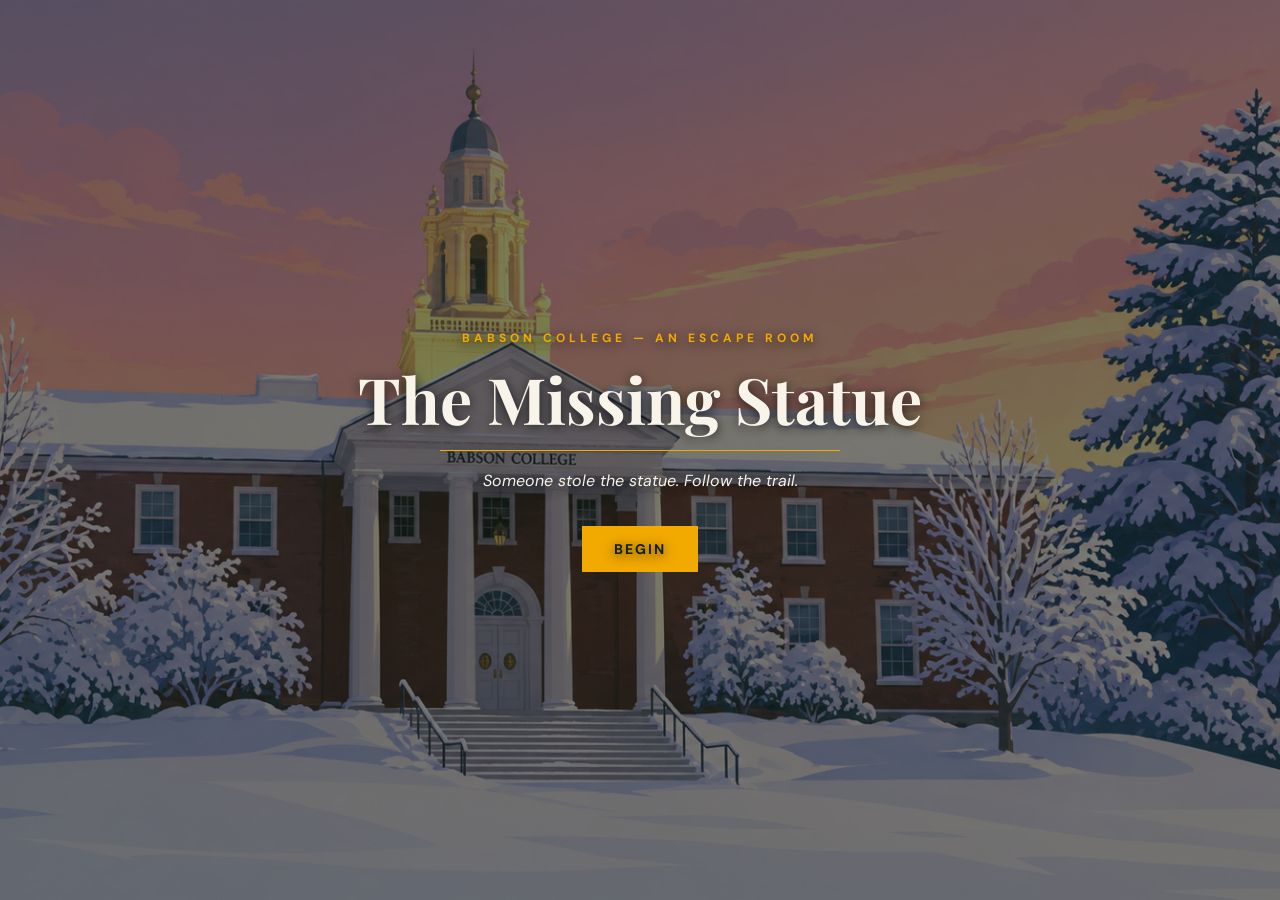
<file: index.html>
<!DOCTYPE html>
<html lang="en">
<head>
  <meta charset="UTF-8" />
  <meta name="viewport" content="width=device-width, initial-scale=1.0" />
  <title>The Missing Statue — A Babson Escape Room</title>
  <link rel="stylesheet" href="css/style.css" />
  <style>
    .title-screen {
      display: flex;
      flex-direction: column;
      align-items: center;
      justify-content: center;
      text-align: center;
      gap: 16px;
      z-index: 10;
      position: relative;
      padding: 24px;
    }

    .title-screen * {
      text-shadow: 0 2px 12px rgba(0, 0, 0, 0.7);
    }

    .title-label {
      color: var(--gold);
      font-family: 'DM Sans', sans-serif;
      font-size: 0.75rem;
      font-weight: 700;
      letter-spacing: 4px;
      text-transform: uppercase;
      margin: 0;
    }

    .title-screen h1 {
      font-size: 4rem;
      color: var(--cream);
      margin: 0;
      line-height: 1.1;
    }

    .title-rule {
      border: none;
      border-top: 1px solid var(--gold);
      width: 100%;
      max-width: 400px;
      margin: 0;
    }

    .title-tagline {
      font-style: italic;
      color: var(--cream);
      font-size: 1rem;
      margin: 0;
      line-height: 1.7;
    }
  </style>
</head>
<body>

  <div class="room-container" style="
    background-image: url('assets/images/snow.png');
    display: flex;
    align-items: center;
    justify-content: center;
  ">

    <div class="title-screen">
      <p class="title-label">Babson College &mdash; An Escape Room</p>
      <h1>The Missing Statue</h1>
      <hr class="title-rule" />
      <p class="title-tagline">Someone stole the statue. Follow the trail.</p>
      <button
        class="btn"
        onclick="clearProgress(); localStorage.setItem('timerStart', Date.now()); window.location.href='room1.html';"
      >
        Begin
      </button>
    </div>

  </div>

  <script src="js/game.js"></script>
</body>
</html>
</file>
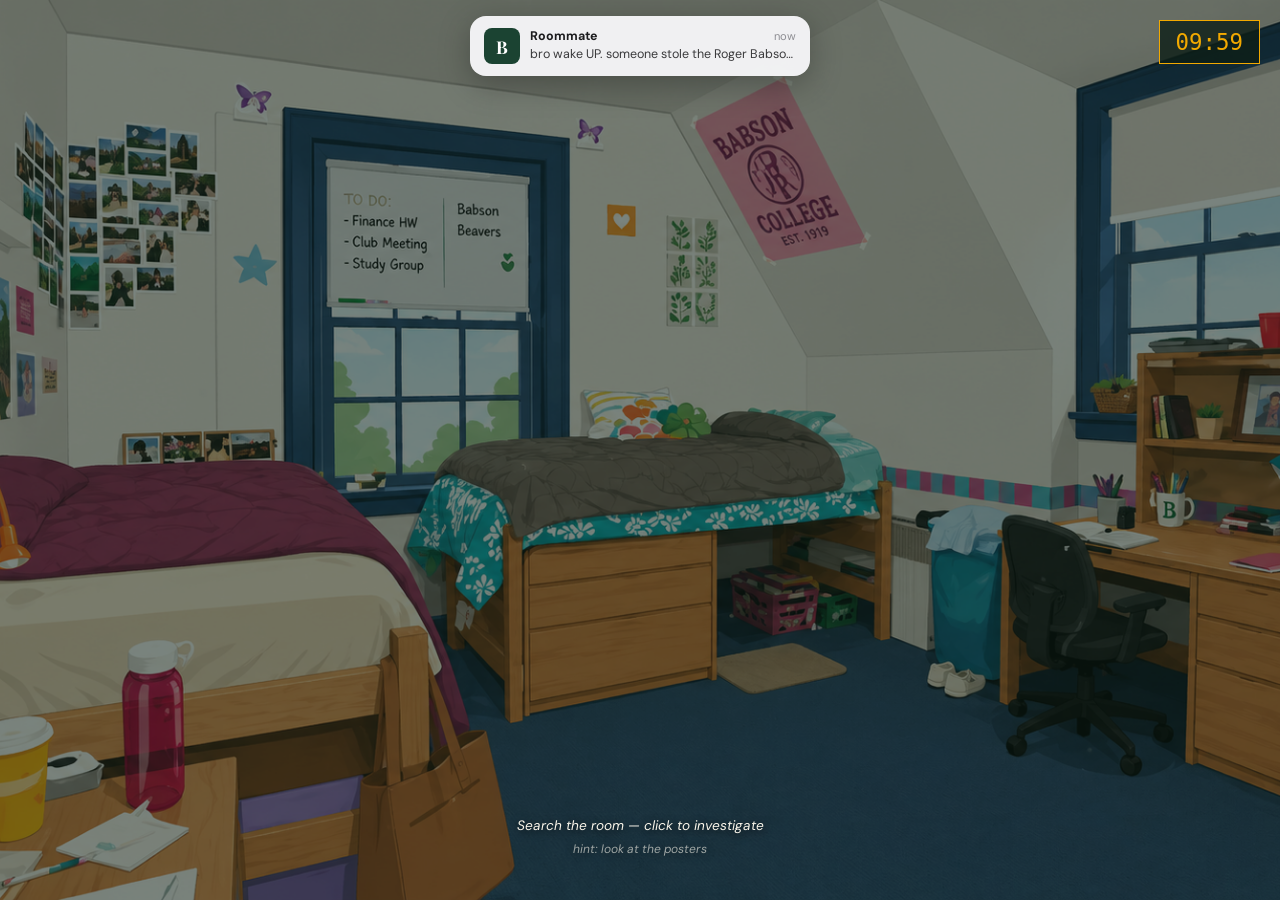
<file: commons.html>
<!DOCTYPE html>
<html lang="en">
<head>
  <meta charset="UTF-8" />
  <meta name="viewport" content="width=device-width, initial-scale=1.0" />
  <title>The Commons — Higher or Lower</title>
  <link rel="stylesheet" href="css/style.css" />
  <style>
    .room-container::after { pointer-events: none; }

    /* ── Intro panel override ── */
    #intro-panel {
      position: fixed;
      inset: 0;
      display: flex;
      align-items: center;
      justify-content: center;
      z-index: 100;
      background: rgba(13, 31, 23, 0.82);
    }
    #intro-panel .ui-panel {
      position: static;
      transform: none;
      max-width: 480px;
      width: 90%;
      animation: fadeIn 0.5s ease;
    }

    /* ── Poker table overlay ── */
    #poker-overlay {
      display: none;
      position: fixed;
      inset: 0;
      background: rgba(5, 18, 11, 0.92);
      z-index: 100;
      flex-direction: column;
      align-items: center;
      justify-content: center;
      gap: 32px;
    }
    #poker-overlay.open {
      display: flex;
      animation: fadeIn 0.5s ease;
    }

    /* ── Round tracker ── */
    #round-tracker {
      display: flex;
      gap: 12px;
      align-items: center;
    }
    .round-chip {
      width: 18px;
      height: 18px;
      border-radius: 50%;
      border: 2px solid var(--gold);
      background: transparent;
      transition: background 0.3s ease;
    }
    .round-chip.won {
      background: var(--gold);
    }

    /* ── Table label ── */
    .table-label {
      font-family: 'DM Sans', sans-serif;
      font-size: 0.72rem;
      letter-spacing: 3px;
      text-transform: uppercase;
      color: rgba(248, 244, 233, 0.45);
    }

    /* ── Card wrapper row ── */
    #card-row {
      display: flex;
      gap: 60px;
      align-items: flex-end;
    }
    .card-slot {
      display: flex;
      flex-direction: column;
      align-items: center;
      gap: 12px;
    }
    .card-slot-label {
      font-family: 'DM Sans', sans-serif;
      font-size: 0.72rem;
      letter-spacing: 2px;
      text-transform: uppercase;
      color: rgba(248, 244, 233, 0.5);
    }

    /* ── 3-D card flip ── */
    .card-scene {
      width: 90px;
      height: 130px;
      perspective: 600px;
    }
    .card {
      width: 100%;
      height: 100%;
      position: relative;
      transform-style: preserve-3d;
      transition: transform 0.55s cubic-bezier(0.4, 0, 0.2, 1);
    }
    .card.flipped {
      transform: rotateY(180deg);
    }
    .card-face {
      position: absolute;
      inset: 0;
      border-radius: 8px;
      backface-visibility: hidden;
      -webkit-backface-visibility: hidden;
      display: flex;
      align-items: center;
      justify-content: center;
      font-family: 'Playfair Display', serif;
    }
    /* Back face: visible at 0deg */
    .card-back {
      background: #1B4332;
      border: 2px solid rgba(242, 169, 0, 0.4);
      transform: rotateY(0deg);
      font-size: 2rem;
      color: var(--gold);
    }
    /* Front face: pre-rotated 180deg so it shows when card is flipped */
    .card-front {
      background: #fafafa;
      border: 2px solid #ccc;
      transform: rotateY(180deg);
      flex-direction: column;
      gap: 2px;
    }
    .card-rank {
      font-size: 1.6rem;
      font-weight: 700;
      line-height: 1;
    }
    .card-suit {
      font-size: 1.1rem;
      line-height: 1;
    }
    .red { color: #c0392b; }
    .black { color: #1a1a1a; }

    /* ── Guess buttons ── */
    #guess-row {
      display: flex;
      gap: 16px;
    }
    .guess-btn {
      font-family: 'DM Sans', sans-serif;
      font-weight: 700;
      font-size: 0.8rem;
      letter-spacing: 2px;
      text-transform: uppercase;
      padding: 12px 28px;
      border: none;
      cursor: pointer;
      transition: opacity 0.15s;
    }
    .guess-btn:hover { opacity: 0.85; }
    .guess-btn:disabled { opacity: 0.35; cursor: default; }
    #btn-higher {
      background: var(--gold);
      color: var(--dark);
    }
    #btn-lower {
      background: var(--cream);
      color: var(--dark);
    }

    /* ── Round result message ── */
    #round-msg {
      font-family: 'DM Sans', sans-serif;
      font-size: 0.88rem;
      min-height: 22px;
      letter-spacing: 1px;
      text-align: center;
    }

    /* ── Thief's torn note (win state) ── */
    @keyframes slideInRight {
      from { transform: translateX(300px) rotate(-2deg); opacity: 0; }
      to   { transform: translateX(0)      rotate(-2deg); opacity: 1; }
    }
    #thief-note {
      position: fixed;
      bottom: 80px;
      right: 24px;
      background: var(--cream);
      color: var(--dark);
      font-family: 'DM Sans', sans-serif;
      font-size: 0.82rem;
      line-height: 1.6;
      padding: 16px;
      max-width: 220px;
      box-shadow: 2px 4px 16px rgba(0,0,0,0.45);
      transform: rotate(-2deg) translateX(300px);
      opacity: 0;
      z-index: 200;
      border-top: 4px solid var(--red);
      pointer-events: none;
    }
    #thief-note.slide-in {
      animation: slideInRight 0.55s cubic-bezier(0.22, 1, 0.36, 1) forwards;
    }
    #thief-note .note-sig {
      display: block;
      margin-top: 10px;
      font-style: italic;
      font-size: 0.75rem;
      color: var(--red);
    }

    /* ── Poker table slide up on win ── */
    @keyframes tableSlideUp {
      from { transform: translateY(0); opacity: 1; }
      to   { transform: translateY(-110%); opacity: 0; }
    }
    #poker-overlay.slide-up {
      animation: tableSlideUp 0.7s cubic-bezier(0.4, 0, 0.6, 1) forwards;
    }

    /* ── Win panel ── */
    #win-panel {
      display: none;
      position: fixed;
      inset: 0;
      background: rgba(5, 18, 11, 0.92);
      z-index: 300;
      align-items: center;
      justify-content: center;
    }
    #win-panel.open {
      display: flex;
      animation: fadeIn 0.6s ease;
    }
    #win-panel .ui-panel {
      position: static;
      transform: none;
      max-width: 460px;
      width: 90%;
    }
  </style>
</head>
<body>

  <!-- Timer -->
  <div class="timer" id="timer"></div>

  <!-- Thief's note (slides in after winning) -->
  <div id="thief-note">
    "You beat my dealer. Impressive. But you're still one room away from finding the statue."
    <span class="note-sig">&mdash; The Thief</span>
  </div>

  <!-- Intro panel -->
  <div id="intro-panel">
    <div class="ui-panel">
      <h2>The Commons</h2>
      <div class="clue-box">
        A suspicious figure sits at the card table in the corner, shuffling slowly. They look up. "You want to find the statue? Beat me at Higher or Lower. Three rounds. Best of three."
      </div>
      <button class="btn" onclick="startGame()">Deal Me In</button>
    </div>
  </div>

  <!-- Poker overlay -->
  <div id="poker-overlay">

    <!-- Round tracker -->
    <div style="display:flex; flex-direction:column; align-items:center; gap:10px;">
      <div class="table-label">Rounds Won</div>
      <div id="round-tracker">
        <div class="round-chip" id="chip-1"></div>
        <div class="round-chip" id="chip-2"></div>
        <div class="round-chip" id="chip-3"></div>
      </div>
    </div>

    <!-- Cards -->
    <div class="table-label" style="letter-spacing:2px;">Is your card higher or lower than the dealer's?</div>
    <div id="card-row">

      <div class="card-slot">
        <div class="card-slot-label">Dealer</div>
        <div class="card-scene">
          <div class="card flipped" id="dealer-card">
            <div class="card-face card-back">&#9824;</div>
            <div class="card-face card-front" id="dealer-front">
              <span class="card-rank" id="dealer-rank"></span>
              <span class="card-suit" id="dealer-suit"></span>
            </div>
          </div>
        </div>
      </div>

      <div class="card-slot">
        <div class="card-slot-label">Your Card</div>
        <div class="card-scene">
          <div class="card" id="player-card">
            <div class="card-face card-back">&#9824;</div>
            <div class="card-face card-front" id="player-front">
              <span class="card-rank" id="player-rank"></span>
              <span class="card-suit" id="player-suit"></span>
            </div>
          </div>
        </div>
      </div>

    </div>

    <!-- Guess buttons -->
    <div id="guess-row">
      <button class="guess-btn" id="btn-higher" onclick="makeGuess('higher')">&#9650; Higher</button>
      <button class="guess-btn" id="btn-lower"  onclick="makeGuess('lower')">&#9660; Lower</button>
    </div>

    <!-- Round result -->
    <div id="round-msg"></div>

  </div>

  <!-- Win panel -->
  <div id="win-panel">
    <div class="ui-panel">
      <h2>You Read the Table</h2>
      <div class="clue-box">
        The figure slides a torn note across the table. "The lecture hall. That's where I left the last clue. Go."
      </div>
      <button
        class="btn"
        onclick="setProgress('commonsComplete', 'true'); setProgress('room2Complete', 'true'); window.location.href='room3.html';"
      >
        Head to the Lecture Hall
      </button>
    </div>
  </div>

  <div class="room-container" style="background-image: url('assets/images/poker.png');"></div>

  <script src="js/game.js"></script>
  <script>
    checkAccess('room2Complete', 'room2.html');
    startTimer('timer');

    // ── Card data ─────────────────────────────────────────────────────────────
    const RANKS       = ['2','3','4','5','6','7','8','9','10','J','Q','K','A'];
    const RANK_VALUES = {'2':2,'3':3,'4':4,'5':5,'6':6,'7':7,'8':8,'9':9,'10':10,'J':11,'Q':12,'K':13,'A':14};
    const SUITS       = [
      { symbol: '♠', cls: 'black' },
      { symbol: '♣', cls: 'black' },
      { symbol: '♥', cls: 'red'   },
      { symbol: '♦', cls: 'red'   },
    ];

    function randomCard() {
      return {
        rank:  RANKS[Math.floor(Math.random() * RANKS.length)],
        suit:  SUITS[Math.floor(Math.random() * SUITS.length)],
      };
    }

    function applyCard(rankEl, suitEl, card) {
      rankEl.textContent = card.rank;
      suitEl.textContent = card.suit.symbol;
      rankEl.className = 'card-rank ' + card.suit.cls;
      suitEl.className = 'card-suit ' + card.suit.cls;
    }

    // ── State ─────────────────────────────────────────────────────────────────
    let roundsWon   = 0;
    let dealerCard  = null;
    let playerCard  = null;

    // ── Start ─────────────────────────────────────────────────────────────────
    function startGame() {
      document.getElementById('intro-panel').style.display = 'none';
      document.getElementById('poker-overlay').classList.add('open');
      dealRound();
    }

    // ── Deal a round ──────────────────────────────────────────────────────────
    function dealRound() {
      const dealerCardEl  = document.getElementById('dealer-card');
      const playerCardEl  = document.getElementById('player-card');
      const msg           = document.getElementById('round-msg');

      msg.textContent = '';
      msg.className   = '';

      // Snap cards back to face-down without animation
      [dealerCardEl, playerCardEl].forEach(c => {
        c.style.transition = 'none';
        c.classList.remove('flipped');
        void c.offsetWidth;
        c.style.transition = '';
      });

      dealerCard = randomCard();
      playerCard = randomCard();

      // Re-deal if tie (same rank)
      if (dealerCard.rank === playerCard.rank) {
        dealRound();
        return;
      }

      applyCard(
        document.getElementById('dealer-rank'),
        document.getElementById('dealer-suit'),
        dealerCard
      );
      applyCard(
        document.getElementById('player-rank'),
        document.getElementById('player-suit'),
        playerCard
      );

      // Flip dealer card face up with slight delay
      setTimeout(() => dealerCardEl.classList.add('flipped'), 150);

      // Enable buttons
      document.getElementById('btn-higher').disabled = false;
      document.getElementById('btn-lower').disabled  = false;
    }

    // ── Evaluate guess ────────────────────────────────────────────────────────
    function makeGuess(guess) {
      document.getElementById('btn-higher').disabled = true;
      document.getElementById('btn-lower').disabled  = true;

      const playerCardEl = document.getElementById('player-card');
      const msg          = document.getElementById('round-msg');

      // Flip player card face up
      playerCardEl.classList.add('flipped');

      const dVal = RANK_VALUES[dealerCard.rank];
      const pVal = RANK_VALUES[playerCard.rank];
      const actuallyHigher = pVal > dVal;

      const correct = (guess === 'higher' && actuallyHigher) || (guess === 'lower' && !actuallyHigher);

      setTimeout(() => {
        if (correct) {
          roundsWon++;
          document.getElementById('chip-' + roundsWon).classList.add('won');
          msg.textContent = 'Correct.';
          msg.style.color = '#52b788';

          if (roundsWon >= 3) {
            setTimeout(triggerWin, 1000);
          } else {
            setTimeout(dealRound, 1600);
          }
        } else {
          msg.textContent = "Wrong. Starting over.";
          msg.style.color = '#e63946';
          shakeElement(playerCardEl);

          setTimeout(() => {
            // Reset chips
            roundsWon = 0;
            ['chip-1','chip-2','chip-3'].forEach(id =>
              document.getElementById(id).classList.remove('won')
            );
            dealRound();
          }, 1800);
        }
      }, 600);
    }

    // ── Win sequence ──────────────────────────────────────────────────────────
    function triggerWin() {
      const overlay = document.getElementById('poker-overlay');
      overlay.classList.add('slide-up');

      // Slide in thief note
      setTimeout(() => {
        document.getElementById('thief-note').classList.add('slide-in');
      }, 400);

      // Show win panel after note is visible
      setTimeout(() => {
        document.getElementById('win-panel').classList.add('open');
      }, 2000);
    }
  </script>
</body>
</html>
</file>
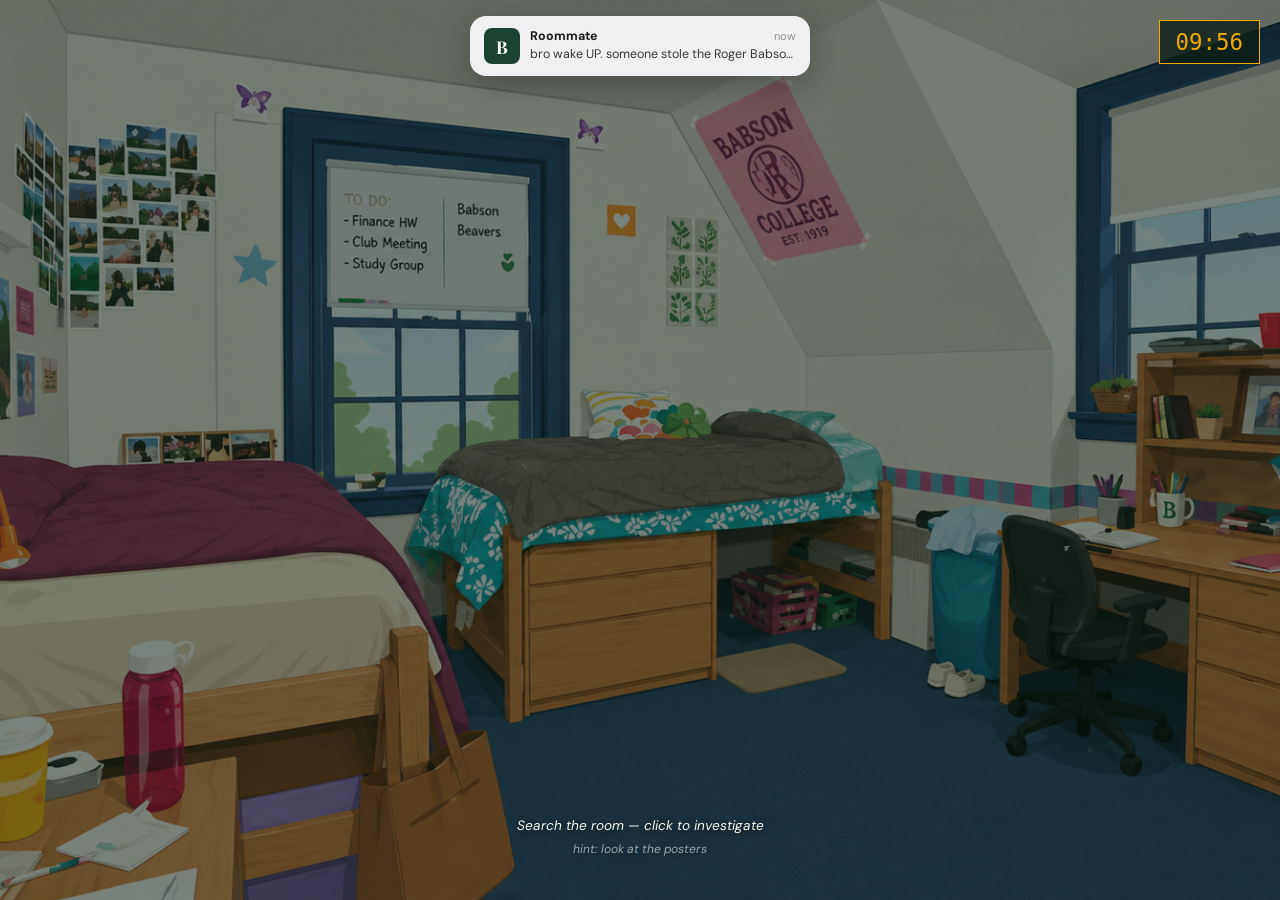
<file: room1.html>
<!DOCTYPE html>
<html lang="en">
<head>
  <meta charset="UTF-8" />
  <meta name="viewport" content="width=device-width, initial-scale=1.0" />
  <title>Room 1 — The Dorm</title>
  <link rel="stylesheet" href="css/style.css" />
  <style>
    /* ── Overlay fix ── */
    .room-container::after {
      pointer-events: none;
    }

    /* ── iPhone Notification ── */
    @keyframes slideDown {
      from { transform: translateX(-50%) translateY(-120px); opacity: 0; }
      to   { transform: translateX(-50%) translateY(0);      opacity: 1; }
    }
    @keyframes slideUp {
      from { transform: translateX(-50%) translateY(0);      opacity: 1; }
      to   { transform: translateX(-50%) translateY(-120px); opacity: 0; }
    }

    #notif-banner {
      position: fixed;
      top: 16px;
      left: 50%;
      transform: translateX(-50%) translateY(-120px);
      width: 340px;
      background: rgba(245, 245, 247, 0.97);
      border-radius: 16px;
      padding: 12px 14px;
      display: flex;
      align-items: flex-start;
      gap: 10px;
      z-index: 1000;
      box-shadow: 0 8px 32px rgba(0, 0, 0, 0.28);
      pointer-events: none;
      opacity: 0;
    }
    #notif-banner.show {
      animation: slideDown 0.45s cubic-bezier(0.22, 1, 0.36, 1) forwards;
      pointer-events: auto;
      cursor: pointer;
    }
    #notif-banner.hide {
      animation: slideUp 0.35s ease-in forwards;
      pointer-events: none;
      cursor: default;
    }
    #notif-banner.gone {
      display: none;
    }

    .notif-icon {
      width: 36px;
      height: 36px;
      border-radius: 8px;
      background: #1B4332;
      color: #ffffff;
      font-family: 'Playfair Display', serif;
      font-weight: 700;
      font-size: 1.1rem;
      display: flex;
      align-items: center;
      justify-content: center;
      flex-shrink: 0;
    }
    .notif-body   { flex: 1; overflow: hidden; }
    .notif-header {
      display: flex;
      justify-content: space-between;
      align-items: center;
      margin-bottom: 2px;
    }
    .notif-sender {
      font-family: 'DM Sans', sans-serif;
      font-size: 0.78rem;
      font-weight: 700;
      color: #1c1c1e;
    }
    .notif-time {
      font-family: 'DM Sans', sans-serif;
      font-size: 0.7rem;
      color: #8e8e93;
    }
    .notif-preview {
      font-family: 'DM Sans', sans-serif;
      font-size: 0.78rem;
      color: #3a3a3c;
      white-space: nowrap;
      overflow: hidden;
      text-overflow: ellipsis;
    }

    /* ── Hotspots ── */
    .hotspot {
      position: absolute;
      cursor: pointer;
      z-index: 5;
    }

    /* ── Correct hotspot glow ── */
    @keyframes flagGlow {
      0%   { box-shadow: 0 0 4px  rgba(242, 169, 0, 0.08); }
      50%  { box-shadow: 0 0 8px  rgba(242, 169, 0, 0.15); }
      100% { box-shadow: 0 0 4px  rgba(242, 169, 0, 0.08); }
    }
    #hotspot-flag {
      animation: flagGlow 3s ease-in-out infinite;
      border-radius: 4px;
    }

    /* ── Note panel ── */
    #note-panel {
      display: none;
    }
    #note-panel.visible {
      display: block;
      animation: fadeIn 0.5s ease;
    }

    /* ── Instruction hint ── */
    #hint-text {
      position: fixed;
      bottom: 28px;
      left: 50%;
      transform: translateX(-50%);
      font-style: italic;
      color: var(--cream);
      font-size: 0.85rem;
      text-shadow: 0 2px 8px rgba(0, 0, 0, 0.8);
      z-index: 10;
      pointer-events: none;
      transition: opacity 0.4s;
      text-align: center;
    }

    /* ── Crime scene photo modal ── */
    #photo-modal {
      position: fixed;
      inset: 0;
      background: rgba(0, 0, 0, 0.85);
      z-index: 2000;
      display: flex;
      align-items: center;
      justify-content: center;
      opacity: 0;
      pointer-events: none;
      transition: opacity 0.3s ease;
    }
    #photo-modal.open {
      opacity: 1;
      pointer-events: all;
    }

    .modal-inner {
      position: relative;
      max-width: 600px;
      width: 90%;
    }
    .modal-close {
      position: absolute;
      top: -36px;
      right: 0;
      background: none;
      border: none;
      color: var(--gold);
      font-size: 1.5rem;
      cursor: pointer;
      line-height: 1;
      padding: 4px 8px;
    }
    .modal-close:hover { color: var(--cream); }
    .modal-caption {
      font-style: italic;
      color: rgba(248, 244, 233, 0.6);
      font-size: 0.78rem;
      text-align: right;
      margin-top: 6px;
      font-family: 'DM Sans', sans-serif;
    }
    .modal-inner .text-message img {
      border-radius: 12px;
    }

    /* ── Floating decoy label ── */
    .float-msg {
      position: fixed;
      color: var(--cream);
      font-family: 'DM Sans', sans-serif;
      font-size: 0.85rem;
      text-shadow: 0 1px 4px rgba(0, 0, 0, 0.8);
      pointer-events: none;
      z-index: 999;
      white-space: nowrap;
      transform: translate(-50%, -100%);
      transition: opacity 1.5s ease;
    }
  </style>
</head>
<body>

  <!-- Crime scene photo modal -->
  <div id="photo-modal">
    <div class="modal-inner">
      <button class="modal-close" onclick="closePhotoModal()" aria-label="Close">&times;</button>
      <div class="text-message">
        <div class="sender">Roommate</div>
        <p style="font-size:0.9rem; line-height:1.6; color:var(--cream); margin-bottom:8px;">
          bro look at this. they've got the whole plaza taped off. babson police K9 units and everything. this is serious, they are saying the first hint is on the back of a babson poster, hopefully not the new one i just bought
          
        </p>
        <img src="assets/images/policeglobe.png" alt="Crime scene at globe plaza" />
      </div>
      <p class="modal-caption">Sent 7:43 AM</p>
    </div>
  </div>

  <!-- iPhone notification banner — click to see crime scene photo -->
  <div id="notif-banner">
    <div class="notif-icon">B</div>
    <div class="notif-body">
      <div class="notif-header">
        <span class="notif-sender">Roommate</span>
        <span class="notif-time">now</span>
      </div>
      <div class="notif-preview">bro wake UP. someone stole the Roger Babson statue...</div>
    </div>
  </div>

  <!-- Timer -->
  <div class="timer" id="timer"></div>

  <!-- Instruction hint -->
  <p id="hint-text">Search the room &mdash; click to investigate<br><span style="font-size:0.75rem; opacity:0.6;">hint: look at the posters</span></p>

  <div class="room-container" style="background-image: url('assets/images/dorm.png');">

    <!-- ── Correct hotspot: pink Babson flag ── -->
    <div
      id="hotspot-flag"
      class="hotspot"
      style="left: 55%; top: 8%; width: 110px; height: 130px; transform: rotate(-15deg);"
      onclick="foundNote()"
    ></div>

    <!-- ── Decoy: coffee cup bottom left ── -->
    <div class="hotspot" style="left: 16%; top: 74%; width: 70px; height: 70px;"
      onclick="showDecoyMsg(event)"></div>

    <!-- ── Decoy: water bottle ── -->
    <div class="hotspot" style="left: 20%; top: 70%; width: 50px; height: 80px;"
      onclick="showDecoyMsg(event)"></div>

    <!-- ── Decoy: left bed pillow ── -->
    <div class="hotspot" style="left: 5%; top: 48%; width: 120px; height: 80px;"
      onclick="showDecoyMsg(event)"></div>

    <!-- ── Decoy: teal lamp ── -->
    <div class="hotspot" style="left: 8%; top: 60%; width: 60px; height: 90px;"
      onclick="showDecoyMsg(event)"></div>

    <!-- ── Decoy: photo wall ── -->
    <div class="hotspot" style="left: 3%; top: 15%; width: 130px; height: 180px;"
      onclick="showDecoyMsg(event)"></div>

    <!-- ── Decoy: whiteboard ── -->
    <div class="hotspot" style="left: 30%; top: 20%; width: 120px; height: 120px;"
      onclick="showDecoyMsg(event)"></div>

    <!-- ── Decoy: right bed ── -->
    <div class="hotspot" style="left: 48%; top: 45%; width: 140px; height: 120px;"
      onclick="showDecoyMsg(event)"></div>

    <!-- ── Decoy: bookshelf ── -->
    <div class="hotspot" style="left: 80%; top: 35%; width: 100px; height: 160px;"
      onclick="showDecoyMsg(event)"></div>

    <!-- ── Decoy: mini fridge ── -->
    <div class="hotspot" style="left: 88%; top: 72%; width: 80px; height: 100px;"
      onclick="showDecoyMsg(event)"></div>

    <!-- ── Decoy: plant on desk ── -->
    <div class="hotspot" style="left: 84%; top: 52%; width: 60px; height: 70px;"
      onclick="showDecoyMsg(event)"></div>

    <!-- ── Decoy: red mug ── -->
    <div class="hotspot" style="left: 76%; top: 38%; width: 50px; height: 50px;"
      onclick="showDecoyMsg(event)"></div>

    <!-- ── Decoy: shoes on floor ── -->
    <div class="hotspot" style="left: 70%; top: 78%; width: 80px; height: 60px;"
      onclick="showDecoyMsg(event)"></div>

    <!-- ── Clue panel (hidden until flag is clicked) ── -->
    <div class="ui-panel" id="note-panel">
      <h2>You found a note!</h2>
      <div class="clue-box">
        "You'll find your next clue where Babson students fuel up. Look for what doesn't belong on the menu. &mdash; The Thief"
      </div>
      <button
        class="btn"
        onclick="setProgress('room1Complete', 'true'); window.location.href='room2.html';"
      >
        Head to Trim Dining Hall
      </button>
    </div>

  </div>

  <script src="js/game.js"></script>
  <script>
    startTimer('timer');

    // ── Notification ──────────────────────────────────────────────────────────
    const banner = document.getElementById('notif-banner');
    let autoHideTimer = null;

    function dismissBanner() {
      clearTimeout(autoHideTimer);
      banner.classList.remove('show');
      banner.classList.add('hide');
      setTimeout(() => banner.classList.add('gone'), 380);
    }

    function openPhotoModal() {
      document.getElementById('photo-modal').classList.add('open');
    }

    function closePhotoModal() {
      document.getElementById('photo-modal').classList.remove('open');
    }

    // Close modal on backdrop click (outside .modal-inner)
    document.getElementById('photo-modal').addEventListener('click', function(e) {
      if (e.target === this) closePhotoModal();
    });

    // Clicking the banner dismisses it and opens the photo modal
    banner.addEventListener('click', () => {
      dismissBanner();
      openPhotoModal();
    });

    // Auto-show after 1 s, auto-dismiss after 4 s if not clicked
    setTimeout(() => {
      banner.classList.add('show');
      autoHideTimer = setTimeout(dismissBanner, 4000);
    }, 1000);

    // ── Correct hotspot ───────────────────────────────────────────────────────
    function foundNote() {
      document.querySelectorAll('.hotspot').forEach(h => h.style.display = 'none');
      document.getElementById('hint-text').style.opacity = '0';
      document.getElementById('note-panel').classList.add('visible');
    }

    // ── Decoy: floating label at click coordinates ────────────────────────────
    function showDecoyMsg(e) {
      const msg = document.createElement('div');
      msg.className = 'float-msg';
      msg.textContent = 'Nothing there. Keep looking.';
      msg.style.left = e.clientX + 'px';
      msg.style.top  = e.clientY + 'px';
      document.body.appendChild(msg);

      // Trigger fade in next frame so the transition fires
      requestAnimationFrame(() => {
        requestAnimationFrame(() => {
          msg.style.opacity = '0';
        });
      });

      setTimeout(() => msg.remove(), 1550);
    }
  </script>
</body>
</html>
</file>
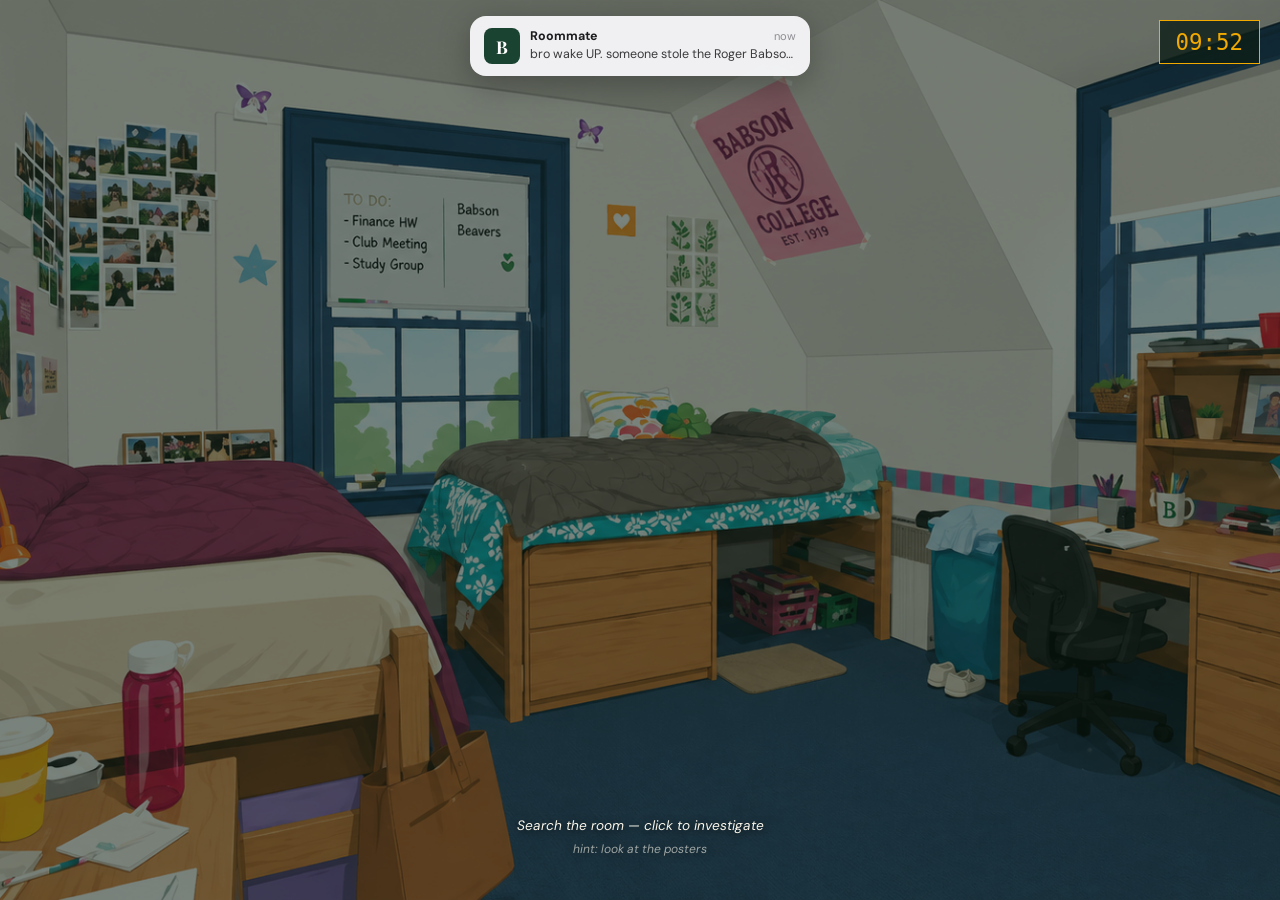
<file: room2.html>
<!DOCTYPE html>
<html lang="en">
<head>
  <meta charset="UTF-8" />
  <meta name="viewport" content="width=device-width, initial-scale=1.0" />
  <title>Room 2 — Trim Dining Hall</title>
  <link rel="stylesheet" href="css/style.css" />
  <style>
    .room-container::after { pointer-events: none; }

    /* ── Hotspots ── */
    .hotspot {
      position: absolute;
      cursor: pointer;
      z-index: 5;
    }

    /* ── Modal overlay ── */
    #menu-modal {
      display: none;
      position: fixed;
      inset: 0;
      background: rgba(13, 31, 23, 0.88);
      z-index: 200;
      align-items: center;
      justify-content: center;
    }
    #menu-modal.open {
      display: flex;
    }

    /* ── Chalkboard ── */
    #chalkboard {
      background: #1a3326;
      border: 3px solid #4a7c59;
      border-radius: 6px;
      padding: 36px 48px;
      max-width: 340px;
      width: 90%;
      text-align: center;
      box-shadow: inset 0 0 40px rgba(0,0,0,0.4), 0 0 0 8px #2d1a0e, 0 0 0 12px #4a2e10;
    }
    #chalkboard .chalk-instruction {
      font-family: 'DM Sans', sans-serif;
      font-size: 0.78rem;
      color: rgba(248, 244, 233, 0.6);
      letter-spacing: 1px;
      text-transform: uppercase;
      margin-bottom: 20px;
    }
    #chalkboard h3 {
      font-family: 'Playfair Display', serif;
      color: var(--cream);
      font-size: 1rem;
      letter-spacing: 2px;
      text-transform: uppercase;
      margin-bottom: 18px;
      opacity: 0.75;
    }
    .chalk-item {
      font-family: 'DM Sans', sans-serif;
      font-size: 1.05rem;
      color: var(--cream);
      padding: 10px 0;
      border-bottom: 1px solid rgba(248, 244, 233, 0.12);
      cursor: pointer;
      transition: color 0.15s;
      letter-spacing: 1px;
    }
    .chalk-item:last-child { border-bottom: none; }
    .chalk-item:hover { color: rgba(248, 244, 233, 0.7); }
    .chalk-item.special {
      color: var(--cream);
      font-weight: 400;
      font-size: 1.05rem;
      letter-spacing: 1px;
    }
    .chalk-item.special:hover { color: rgba(248, 244, 233, 0.7); }
    .chalk-item {
      display: flex;
      justify-content: space-between;
      gap: 24px;
    }
    .chalk-price {
      opacity: 0.85;
    }

    /* ── Post-puzzle-A clue bar ── */
    #clue-a-bar {
      display: none;
      position: fixed;
      bottom: 60px;
      left: 50%;
      transform: translateX(-50%);
      width: 90%;
      max-width: 480px;
      z-index: 50;
      animation: fadeIn 0.5s ease;
    }

    /* ── Puzzle B panel ── */
    #puzzle-b {
      display: none;
    }
    #puzzle-b.visible {
      display: block;
      animation: fadeIn 0.5s ease;
    }

    /* ── Post-unlock content (hidden until correct code) ── */
    #unlock-clue {
      display: none;
      margin-top: 16px;
      animation: fadeIn 0.5s ease;
    }

    /* ── Instruction hint ── */
    #hint-text {
      position: fixed;
      bottom: 28px;
      left: 50%;
      transform: translateX(-50%);
      font-style: italic;
      color: var(--cream);
      font-size: 0.85rem;
      text-shadow: 0 2px 8px rgba(0,0,0,0.8);
      z-index: 10;
      pointer-events: none;
      transition: opacity 0.4s;
      white-space: nowrap;
    }

    /* ── Sticky note ── */
    @keyframes stickyPulse {
      0%, 100% { transform: rotate(-3deg) scale(1); }
      50%       { transform: rotate(-3deg) scale(1.04); }
    }
    #sticky-wrapper {
      position: absolute;
      left: 28%;
      top: 82%;
      cursor: pointer;
      z-index: 50;
      perspective: 600px;
    }
    #sticky-note {
      background: #F5E642;
      width: 200px;
      padding: 8px 10px;
      box-shadow: 3px 3px 8px rgba(0,0,0,0.3);
      font-family: 'Permanent Marker', cursive;
      font-size: 0.65rem;
      color: #333;
      line-height: 1.4;
      transform: rotate(-3deg);
      transform-style: preserve-3d;
      animation: stickyPulse 2s ease-in-out infinite;
      transition: transform 0.4s ease, opacity 0.4s ease;
    }
    #sticky-note.flip {
      animation: none;
      transform: rotate(-3deg) rotateY(180deg);
    }
    #sticky-note.slide-off {
      transform: translateX(300px) rotate(-3deg) rotateY(180deg);
      opacity: 0;
      transition: transform 0.5s ease, opacity 0.5s ease;
    }

    /* ── Menu board: disabled until sticky note found ── */
    #menu-hotspot {
      pointer-events: none;
      cursor: default;
    }
    #menu-hotspot.active {
      pointer-events: auto;
      cursor: pointer;
    }

    /* ── Menu board glow (after sticky note found) ── */
    @keyframes menuGlow {
      0%, 100% { box-shadow: 0 0 6px  rgba(242, 169, 0, 0.15); }
      50%       { box-shadow: 0 0 18px rgba(242, 169, 0, 0.35); }
    }
    #menu-hotspot.active {
      animation: menuGlow 2.5s ease-in-out infinite;
      border-radius: 4px;
    }

    /* ── Floating message ── */
    .float-msg {
      position: fixed;
      color: var(--cream);
      font-family: 'DM Sans', sans-serif;
      font-size: 0.85rem;
      text-shadow: 0 1px 4px rgba(0,0,0,0.8);
      pointer-events: none;
      z-index: 999;
      white-space: nowrap;
      transform: translate(-50%, -100%);
      transition: opacity 1.5s ease;
    }
  </style>
</head>
<body>

  <!-- Timer -->
  <div class="timer" id="timer"></div>

  <!-- Instruction hint (disappears after Puzzle A) -->
  <p id="hint-text">Investigate the dining hall &mdash; something feels off.</p>

  <!-- ── Puzzle A: chalkboard modal ── -->
  <div id="menu-modal">
    <div id="chalkboard">
      <p class="chalk-instruction">Something on this menu doesn't belong. Click it.</p>
      <h3>Morning Drive Menu</h3>
      <div class="chalk-item" onclick="wrongMenuItem(event)">Coffee <span class="chalk-price">$3.50</span></div>
      <div class="chalk-item" onclick="wrongMenuItem(event)">Nitro Cold Brew <span class="chalk-price">$4.75</span></div>
      <div class="chalk-item" onclick="wrongMenuItem(event)">Latte <span class="chalk-price">$5.00</span></div>
      <div class="chalk-item" onclick="wrongMenuItem(event)">Tea <span class="chalk-price">$3.00</span></div>
      <div class="chalk-item" onclick="wrongMenuItem(event)">Pastries <span class="chalk-price">$4.50</span></div>
      <div class="chalk-item special" onclick="correctBizBeaver(event)">Biz E. Beaver <span class="chalk-price">$19.19</span></div>
    </div>
  </div>

  <!-- Puzzle A result clue bar -->
  <div id="clue-a-bar">
    <div class="clue-box">
      "Biz E. Beaver &mdash; Babson's mascot. And that price... $19.19. Interesting. Remember those numbers. &mdash; The Thief"
    </div>
  </div>

  <div class="room-container" style="background-image: url('assets/images/trim.png');">

    <!-- ── Correct hotspot: menu board right side (disabled until sticky note found) ── -->
    <div
      id="menu-hotspot"
      style="position: absolute; right: 4%; top: 35%; width: 100px; height: 160px; z-index: 5;"
      onclick="openMenuModal()"
    ></div>

    <!-- ── Decoy: Grate-Ful banner center ── -->
    <div class="hotspot" style="left: 38%; top: 42%; width: 120px; height: 280px;"
      onclick="showFloatMsg(event, 'Almost... but not quite. The menu is further to your right.')"></div>

    <!-- ── Sticky note over food counter ── -->
    <div id="sticky-wrapper" onclick="foundStickyNote(event)">
      <div id="sticky-note">psst— check the Morning Drive menu → (far right)<br><span style="font-size:0.55rem; opacity:0.6;">tap to dismiss</span></div>
    </div>

    <!-- ── Decoy: food station left ── -->
    <div class="hotspot" style="left: 8%; top: 45%; width: 120px; height: 140px;"
      onclick="showFloatMsg(event, 'Nothing here.')"></div>

    <!-- ── Decoy: pendant light center ── -->
    <div class="hotspot" style="left: 45%; top: 5%; width: 80px; height: 80px;"
      onclick="showFloatMsg(event, 'Nothing here.')"></div>

    <!-- ── Decoy: dining tables ── -->
    <div class="hotspot" style="left: 55%; top: 55%; width: 150px; height: 100px;"
      onclick="showFloatMsg(event, 'Nothing here.')"></div>

    <!-- ── Decoy: window area ── -->
    <div class="hotspot" style="left: 25%; top: 20%; width: 180px; height: 120px;"
      onclick="showFloatMsg(event, 'Nothing here.')"></div>

    <!-- ── Decoy: counter display ── -->
    <div class="hotspot" style="left: 15%; top: 60%; width: 100px; height: 80px;"
      onclick="showFloatMsg(event, 'Nothing here.')"></div>

    <!-- ── Puzzle B: combination lock (hidden until Puzzle A solved) ── -->
    <div class="ui-panel" id="puzzle-b">
      <h2>A Locked Display Case</h2>
      <p>A glass case on the wall holds something important. It has a 4-digit combination lock.</p>
      <div class="clue-box">The thief's note mentioned $19.19... strip away the symbols. What year does that give you?</div>
      <input
        id="combo-input"
        class="input-field"
        type="number"
        maxlength="4"
        placeholder="Enter 4-digit code"
        oninput="this.value = this.value.slice(0,4)"
      />
      <br />
      <button class="btn" onclick="checkCombo()">Unlock</button>
      <div id="combo-feedback"></div>

      <!-- Revealed after correct code -->
      <div id="unlock-clue">
        <div class="clue-box" style="margin-top: 16px;">
          "Two leads. One goes through the Commons — but someone's waiting there. The other goes straight to the Lecture Hall. Choose fast. &mdash; The Thief"
        </div>
        <h2 style="margin-top: 20px; margin-bottom: 16px;">Two leads. Where do you go?</h2>
        <button
          class="btn"
          onclick="setProgress('room2Complete', 'true'); window.location.href='commons.html';"
        >
          Check the Commons &rarr;
        </button>
        <p style="font-style: italic; color: var(--gold); font-size: 0.82rem; margin: 10px 0; font-family: 'DM Sans', sans-serif;">Your choice. But choose fast.</p>
        <button
          style="background: var(--cream); color: #1B4332; font-family: 'DM Sans', sans-serif; font-weight: 700; font-size: 0.8rem; text-transform: uppercase; letter-spacing: 2px; padding: 12px 28px; border: none; cursor: pointer;"
          onclick="setProgress('room2Complete', 'true'); window.location.href='room3.html';"
        >
          Go Straight to the Lecture Hall
        </button>
      </div>
    </div>

  </div>

  <script src="js/game.js"></script>
  <script>
    checkAccess('room1Complete', 'room1.html');
    startTimer('timer');

    // ── Sticky note ───────────────────────────────────────────────────────────

    function foundStickyNote(e) {
      const note       = document.getElementById('sticky-note');
      const menuHotspot = document.getElementById('menu-hotspot');

      // Flip
      note.classList.add('flip');

      // After flip completes, slide off and activate menu
      setTimeout(() => {
        note.classList.add('slide-off');
        setTimeout(() => {
          document.getElementById('sticky-wrapper').style.display = 'none';
        }, 520);
      }, 400);

      // Floating hint at click position
      showFloatMsg(e, "The menu... something's not right about it.");

      // Activate menu hotspot with glow
      menuHotspot.classList.add('active');

      // Update hint text
      document.getElementById('hint-text').textContent = 'Find the menu on the right →';
    }

    // ── Puzzle A ──────────────────────────────────────────────────────────────

    function openMenuModal() {
      document.getElementById('menu-modal').classList.add('open');
    }

    function closeMenuModal() {
      document.getElementById('menu-modal').classList.remove('open');
    }

    function wrongMenuItem(e) {
      e.stopPropagation();
      showFloatMsg(e, "That's a regular menu item. Look more carefully.");
    }

    function correctBizBeaver(e) {
      e.stopPropagation();
      closeMenuModal();

      // Show bottom clue bar
      document.getElementById('clue-a-bar').style.display = 'block';

      // Hide instruction hint
      document.getElementById('hint-text').style.opacity = '0';

      // Unlock Puzzle B
      const puzzleB = document.getElementById('puzzle-b');
      puzzleB.classList.add('visible');
    }

    // Close modal if clicking the dark backdrop (outside chalkboard)
    document.getElementById('menu-modal').addEventListener('click', function(e) {
      if (e.target === this) closeMenuModal();
    });

    // ── Puzzle B ──────────────────────────────────────────────────────────────

    function checkCombo() {
      const input    = document.getElementById('combo-input');
      const feedback = document.getElementById('combo-feedback');
      const val      = input.value.trim();

      if (val === '1919') {
        showSuccess(feedback, 'The case opens. Inside is a torn note.');
        input.disabled = true;
        document.querySelector('#puzzle-b .btn').style.display = 'none';

        setTimeout(() => {
          document.getElementById('unlock-clue').style.display = 'block';
        }, 1500);
      } else {
        shakeElement(input);
        showError(feedback, 'Incorrect combination. Try again.');
      }
    }

    // Allow Enter key to submit
    document.getElementById('combo-input').addEventListener('keydown', function(e) {
      if (e.key === 'Enter') checkCombo();
    });

    // ── Floating message helper ───────────────────────────────────────────────

    function showFloatMsg(e, text) {
      const msg = document.createElement('div');
      msg.className = 'float-msg';
      msg.textContent = text;
      msg.style.left = e.clientX + 'px';
      msg.style.top  = e.clientY + 'px';
      document.body.appendChild(msg);

      requestAnimationFrame(() => {
        requestAnimationFrame(() => { msg.style.opacity = '0'; });
      });

      setTimeout(() => msg.remove(), 1550);
    }
  </script>
</body>
</html>
</file>
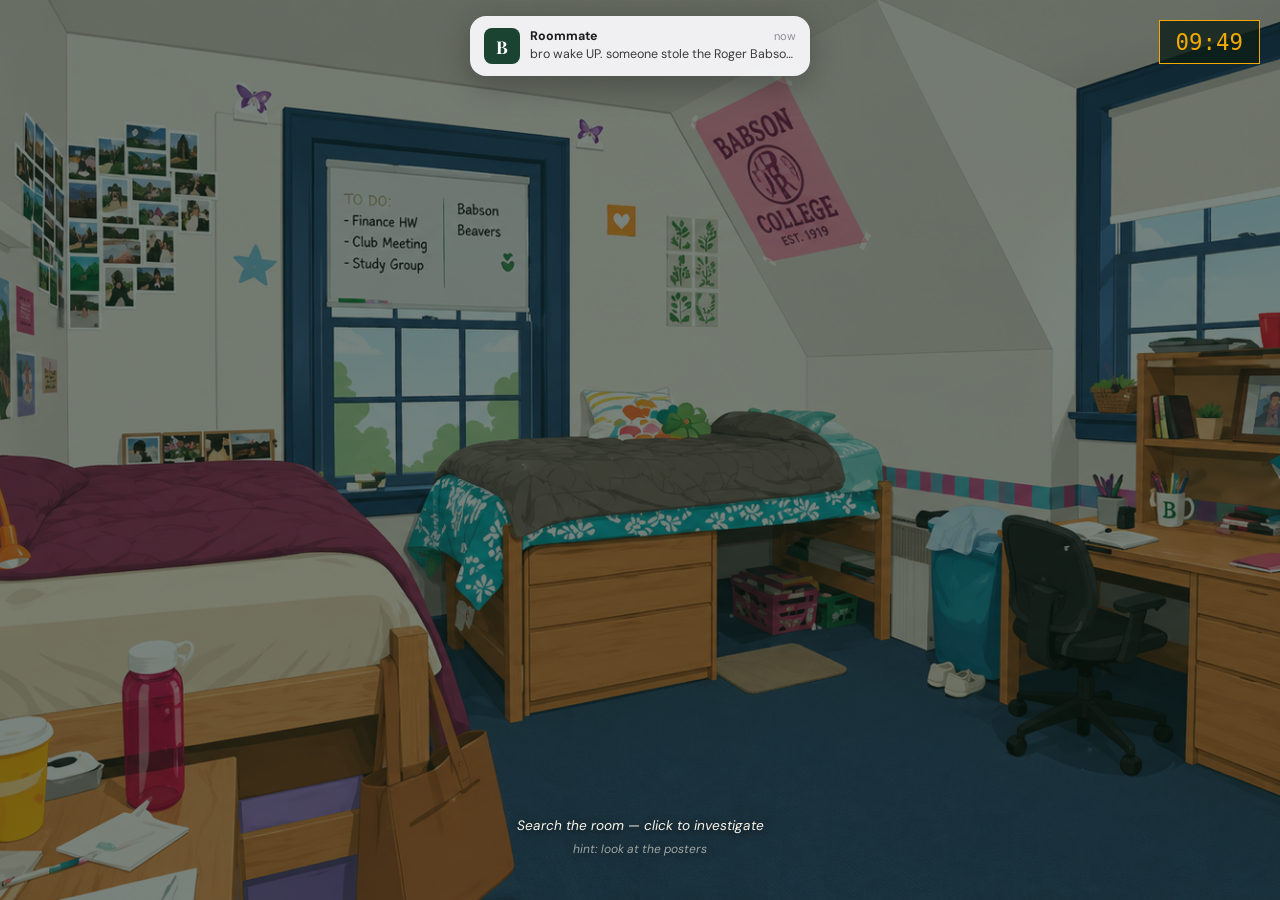
<file: room3.html>
<!DOCTYPE html>
<html lang="en">
<head>
  <meta charset="UTF-8" />
  <meta name="viewport" content="width=device-width, initial-scale=1.0" />
  <title>Room 3 — The Lecture Hall</title>
  <link rel="stylesheet" href="css/style.css" />
  <style>
    .room-container::after { pointer-events: none; }

    /* ── Hotspots ── */
    .hotspot {
      position: absolute;
      cursor: pointer;
      z-index: 5;
    }

    /* ── Whiteboard hotspot glow ── */
    @keyframes boardGlow {
      0%   { box-shadow: 0 0 4px  rgba(242, 169, 0, 0.08); }
      50%  { box-shadow: 0 0 10px rgba(242, 169, 0, 0.18); }
      100% { box-shadow: 0 0 4px  rgba(242, 169, 0, 0.08); }
    }
    .hotspot-board {
      animation: boardGlow 3s ease-in-out infinite;
      border-radius: 2px;
    }

    /* ── Torn paper note ── */
    @keyframes slideInRight {
      from { transform: translateX(300px) rotate(-2deg); opacity: 0; }
      to   { transform: translateX(0)      rotate(-2deg); opacity: 1; }
    }
    #thief-note {
      position: fixed;
      bottom: 80px;
      right: 24px;
      background: var(--cream);
      color: var(--dark);
      font-family: 'DM Sans', sans-serif;
      font-size: 0.82rem;
      line-height: 1.6;
      padding: 16px;
      max-width: 220px;
      box-shadow: 2px 4px 16px rgba(0,0,0,0.45);
      transform: rotate(-2deg) translateX(300px);
      opacity: 0;
      z-index: 50;
      border-top: 4px solid var(--red);
      pointer-events: none;
    }
    #thief-note.slide-in {
      animation: slideInRight 0.55s cubic-bezier(0.22, 1, 0.36, 1) forwards;
    }
    #thief-note .note-sig {
      display: block;
      margin-top: 10px;
      font-style: italic;
      font-size: 0.75rem;
      color: var(--red);
    }

    /* ── In-place whiteboard panel ── */
    #whiteboard-panel {
      display: none;
      position: absolute;
      left: 64%;
      top: 7%;
      transform: translateX(-50%);
      width: 500px;
      z-index: 10;
      background: #fafafa;
      border: 2px solid #bbb;
      border-radius: 3px;
      padding: 28px 32px 24px;
      box-shadow: 0 4px 24px rgba(0,0,0,0.35), inset 0 0 60px rgba(0,0,0,0.03);
      animation: fadeIn 0.4s ease;
    }
    #whiteboard-panel.visible { display: block; }

    /* Tray strip along bottom of board */
    #whiteboard-panel::after {
      content: '';
      position: absolute;
      bottom: 0; left: 0; right: 0;
      height: 8px;
      background: #d0cec8;
      border-radius: 0 0 2px 2px;
    }

    .board-riddle {
      font-family: 'Permanent Marker', cursive;
      font-size: 1.05rem;
      color: #1a1a1a;
      line-height: 1.8;
      margin-bottom: 20px;
    }

    /* Underline-only answer input */
    #riddle-input {
      display: block;
      width: 100%;
      border: none;
      border-bottom: 2px solid #333;
      background: transparent;
      font-family: 'Permanent Marker', cursive;
      font-size: 1rem;
      color: #1a1a1a;
      padding: 6px 0;
      margin-top: 4px;
      outline: none;
    }
    #riddle-input::placeholder {
      color: rgba(0,0,0,0.28);
      font-size: 0.9rem;
    }

    #board-feedback {
      font-family: 'Permanent Marker', cursive;
      font-size: 0.88rem;
      margin-top: 10px;
      min-height: 22px;
    }
    /* Override shared .error-text / .success-text colors for dark-on-light board */
    #board-feedback.error-text   { color: #b00020; }
    #board-feedback.success-text { color: #1B4332; }

    /* ── White flash transition ── */
    @keyframes flashIn {
      from { opacity: 0; }
      to   { opacity: 1; }
    }
    #flash {
      display: none;
      position: fixed;
      inset: 0;
      background: #fff;
      z-index: 1000;
    }
    #flash.active {
      display: block;
      animation: flashIn 0.5s ease forwards;
    }

    /* ── Instruction hint ── */
    #hint-text {
      position: fixed;
      bottom: 28px;
      left: 50%;
      transform: translateX(-50%);
      font-style: italic;
      color: var(--cream);
      font-size: 0.85rem;
      text-shadow: 0 2px 8px rgba(0,0,0,0.8);
      z-index: 10;
      pointer-events: none;
      transition: opacity 0.4s;
      white-space: nowrap;
    }

    /* ── Floating message ── */
    .float-msg {
      position: fixed;
      color: var(--cream);
      font-family: 'DM Sans', sans-serif;
      font-size: 0.85rem;
      text-shadow: 0 1px 4px rgba(0,0,0,0.8);
      pointer-events: none;
      z-index: 999;
      white-space: nowrap;
      transform: translate(-50%, -100%);
      transition: opacity 1.5s ease;
    }
  </style>
</head>
<body>

  <!-- Timer -->
  <div class="timer" id="timer"></div>

  <!-- Instruction hint -->
  <p id="hint-text">Grab an expo marker and get to work.</p>

  <!-- Thief's torn note (slides in after 1 s) -->
  <div id="thief-note">
    "Last chance. Answer correctly or you'll never find him."
    <span class="note-sig">&mdash; The Thief</span>
  </div>

  <!-- Full-screen white flash -->
  <div id="flash"></div>

  <div class="room-container" style="background-image: url('assets/images/classroom.png');">

    <!-- ── Correct hotspot: left whiteboard ── -->
    <div
      id="hotspot-board"
      class="hotspot hotspot-board"
      style="left: 35%; top: 18%; width: 220px; height: 140px;"
      onclick="revealWhiteboard()"
    ></div>

    <!-- ── Correct hotspot: right whiteboard ── -->
    <div
      id="hotspot-board-2"
      class="hotspot hotspot-board"
      style="left: 72%; top: 18%; width: 180px; height: 120px;"
      onclick="revealWhiteboard()"
    ></div>

    <!-- ── In-place whiteboard panel ── -->
    <div id="whiteboard-panel">
      <p class="board-riddle">
        Babson is proud to be second. Second best school in the country. And home to the second largest rotating <span style="display:inline-block; min-width:90px; border-bottom:3px solid #1a1a1a; vertical-align:bottom; margin: 0 4px;">&nbsp;</span> in the world &mdash; follow it to find Roger.
      </p>
      <input
        id="riddle-input"
        type="text"
        placeholder="write your answer here..."
        autocomplete="off"
      />
      <button class="btn" onclick="checkAnswer()" style="margin-top: 16px;">Submit</button>
      <div id="board-feedback"></div>
    </div>

    <!-- ── Decoy: left seating area ── -->
    <div class="hotspot" style="left: 5%; top: 40%; width: 150px; height: 200px;"
      onclick="showFloatMsg(event, 'Nothing here.')"></div>

    <!-- ── Decoy: right seating area ── -->
    <div class="hotspot" style="right: 5%; top: 40%; width: 150px; height: 200px;"
      onclick="showFloatMsg(event, 'Nothing here.')"></div>

    <!-- ── Decoy: projector on ceiling ── -->
    <div class="hotspot" style="left: 42%; top: 2%; width: 100px; height: 60px;"
      onclick="showFloatMsg(event, 'Nothing here.')"></div>

    <!-- ── Decoy: podium/desk at front ── -->
    <div class="hotspot" style="left: 62%; top: 42%; width: 100px; height: 100px;"
      onclick="showFloatMsg(event, 'Nothing here.')"></div>

    <!-- ── Decoy: exit sign left ── -->
    <div class="hotspot" style="left: 20%; top: 15%; width: 60px; height: 40px;"
      onclick="showFloatMsg(event, 'Nothing here.')"></div>

  </div>

  <script src="js/game.js"></script>
  <script>
    checkAccess('room2Complete', 'room2.html');
    startTimer('timer');

    // ── Torn note slides in after 1 s ─────────────────────────────────────────
    setTimeout(() => {
      document.getElementById('thief-note').classList.add('slide-in');
    }, 1000);

    // ── Reveal in-place whiteboard ────────────────────────────────────────────
    function revealWhiteboard() {
      document.querySelectorAll('.hotspot-board').forEach(h => h.style.display = 'none');
      document.getElementById('hint-text').style.opacity = '0';
      document.getElementById('whiteboard-panel').classList.add('visible');
      setTimeout(() => document.getElementById('riddle-input').focus(), 100);
    }

    // ── Answer check ──────────────────────────────────────────────────────────
    const CORRECT = ['globe'];

    function checkAnswer() {
      const input    = document.getElementById('riddle-input');
      const feedback = document.getElementById('board-feedback');
      const val      = input.value.trim().toLowerCase();

      if (CORRECT.includes(val)) {
        showSuccess(feedback, "The globe. Of course. You take off running across campus.");
        input.disabled = true;
        document.querySelector('#whiteboard-panel .btn').disabled = true;

        setTimeout(() => {
          const flash = document.getElementById('flash');
          flash.classList.add('active');
          setTimeout(() => {
            setProgress('room3Complete', 'true');
            window.location.href = 'room4.html';
          }, 500);
        }, 2000);

      } else {
        shakeElement(input);
        showError(feedback, "Not quite. Think about what's at the center of Babson's campus...");
        input.value = '';
        input.focus();
      }
    }

    // Enter key submits
    document.getElementById('riddle-input').addEventListener('keydown', function(e) {
      if (e.key === 'Enter') checkAnswer();
    });

    // ── Floating message helper ───────────────────────────────────────────────
    function showFloatMsg(e, text) {
      const msg = document.createElement('div');
      msg.className = 'float-msg';
      msg.textContent = text;
      msg.style.left = e.clientX + 'px';
      msg.style.top  = e.clientY + 'px';
      document.body.appendChild(msg);

      requestAnimationFrame(() => {
        requestAnimationFrame(() => { msg.style.opacity = '0'; });
      });

      setTimeout(() => msg.remove(), 1550);
    }
  </script>
</body>
</html>
</file>
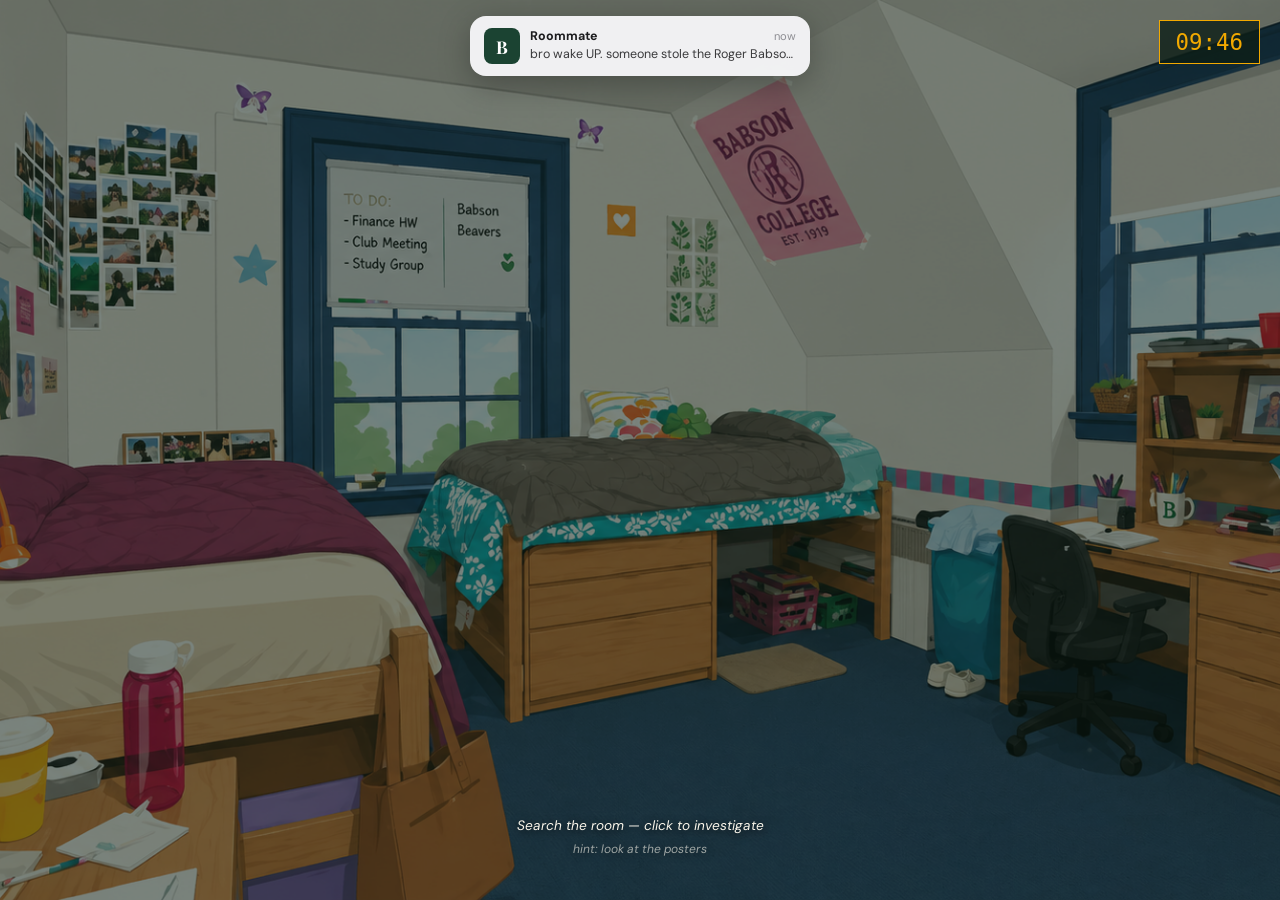
<file: room4.html>
<!DOCTYPE html>
<html lang="en">
<head>
  <meta charset="UTF-8" />
  <meta name="viewport" content="width=device-width, initial-scale=1.0" />
  <title>Find the Globe</title>
  <link rel="stylesheet" href="css/style.css" />
  <style>
    .room-container::after { pointer-events: none; }

    /* ── Toast notification ── */
    @keyframes toastDown {
      from { transform: translateX(-50%) translateY(-80px); opacity: 0; }
      to   { transform: translateX(-50%) translateY(0);     opacity: 1; }
    }
    @keyframes toastUp {
      from { transform: translateX(-50%) translateY(0);     opacity: 1; }
      to   { transform: translateX(-50%) translateY(-80px); opacity: 0; }
    }
    #toast {
      position: fixed;
      top: 20px;
      left: 50%;
      transform: translateX(-50%) translateY(-80px);
      background: #0D1F17;
      border: 1.5px solid var(--gold);
      color: var(--cream);
      font-family: 'DM Sans', sans-serif;
      font-size: 0.82rem;
      padding: 12px 20px;
      z-index: 500;
      white-space: nowrap;
      opacity: 0;
      pointer-events: none;
      box-shadow: 0 4px 16px rgba(0,0,0,0.5);
    }
    #toast.show {
      animation: toastDown 0.45s cubic-bezier(0.22, 1, 0.36, 1) forwards;
    }
    #toast.hide {
      animation: toastUp 0.35s ease-in forwards;
    }

    /* ── Roger statue ── */
    @keyframes float {
      0%, 100% { transform: translateY(0); }
      50%       { transform: translateY(-10px); }
    }
    #roger {
      position: fixed;
      width: 120px;
      cursor: grab;
      z-index: 20;
      filter: drop-shadow(0 4px 12px rgba(0,0,0,0.6));
      animation: float 2.5s ease-in-out infinite;
      user-select: none;
      -webkit-user-drag: element;
    }
    #roger.dragging {
      cursor: grabbing;
      animation-play-state: paused;
    }

    /* ── Globe drop zone ── */
    #drop-zone {
      position: absolute;
      left: 70%;
      top: 38%;
      width: 70px;
      height: 70px;
      border-radius: 50%;
      z-index: 5;
      border: 2px dashed transparent;
      transition: border-color 0.15s, box-shadow 0.15s, background 0.15s;
    }
    #drop-zone.drag-over {
      border-color: var(--gold);
      box-shadow: 0 0 16px rgba(242,169,0,0.5);
      background: rgba(242,169,0,0.1);
    }

    /* ── Gold particle burst ── */
    @keyframes burst {
      0%   { transform: translate(0, 0) scale(1); opacity: 1; }
      100% { transform: translate(var(--tx), var(--ty)) scale(0); opacity: 0; }
    }
    .burst-particle {
      position: fixed;
      pointer-events: none;
      z-index: 100;
      border-radius: 50%;
    }

    /* ── White flash ── */
    #flash {
      position: fixed;
      inset: 0;
      background: #fff;
      z-index: 1000;
      opacity: 0;
      pointer-events: none;
      transition: opacity 0.5s ease;
    }
    #flash.active {
      opacity: 1;
      pointer-events: all;
    }

    /* ── Instruction hint ── */
    #hint-text {
      position: fixed;
      bottom: 28px;
      left: 50%;
      transform: translateX(-50%);
      font-style: italic;
      color: var(--cream);
      font-size: 0.85rem;
      text-shadow: 0 2px 8px rgba(0,0,0,0.8);
      z-index: 10;
      pointer-events: none;
      white-space: nowrap;
      transition: opacity 0.4s;
    }
  </style>
</head>
<body>

  <!-- Timer -->
  <div class="timer" id="timer"></div>

  <!-- Toast -->
  <div id="toast">The thief's trail leads to the globe. Find it on the map.</div>

  <!-- Instruction hint -->
  <p id="hint-text">Drag Roger to the globe &mdash; he belongs there.</p>

  <!-- White flash -->
  <div id="flash"></div>

  <!-- Draggable Roger (fixed, outside .room-container) -->
  <img
    id="roger"
    src="assets/images/roger.png"
    alt="Roger Babson statue"
    draggable="true"
  />

  <div class="room-container" style="background-image: url('assets/images/map.png');">
    <!-- Globe drop zone -->
    <div id="drop-zone"></div>
  </div>

  <script src="js/game.js"></script>
  <script>
    checkAccess('room3Complete', 'room3.html');
    startTimer('timer');

    const roger    = document.getElementById('roger');
    const dropZone = document.getElementById('drop-zone');
    const flash    = document.getElementById('flash');
    const hint     = document.getElementById('hint-text');
    const toast    = document.getElementById('toast');

    // ── Randomize Roger starting position ────────────────────────────────────
    // Left third: left 5%–25%,  right third: left 72%–88%
    // Vertical middle third: top 35%–65%
    (function placeRoger() {
      const vw = window.innerWidth;
      const vh = window.innerHeight;

      const leftPx  = vw * (0.05 + Math.random() * 0.20); // left third only

      const topPx = vh * (0.35 + Math.random() * 0.30);

      roger.style.left = leftPx.toFixed(0) + 'px';
      roger.style.top  = topPx.toFixed(0)  + 'px';
    })();

    // ── Toast: show after 0.5 s, auto-dismiss after 3 s ──────────────────────
    setTimeout(() => {
      toast.classList.add('show');
      setTimeout(() => {
        toast.classList.remove('show');
        toast.classList.add('hide');
      }, 3000);
    }, 500);

    // ── Drag events ───────────────────────────────────────────────────────────
    roger.addEventListener('dragstart', e => {
      roger.classList.add('dragging');
      e.dataTransfer.effectAllowed = 'move';
      e.dataTransfer.setData('text/plain', 'roger');
    });

    roger.addEventListener('dragend', () => {
      roger.classList.remove('dragging');
    });

    // ── Drop zone events ──────────────────────────────────────────────────────
    dropZone.addEventListener('dragover', e => {
      e.preventDefault();
      e.dataTransfer.dropEffect = 'move';
      dropZone.classList.add('drag-over');
    });

    dropZone.addEventListener('dragleave', () => {
      dropZone.classList.remove('drag-over');
    });

    dropZone.addEventListener('drop', e => {
      e.preventDefault();
      if (e.dataTransfer.getData('text/plain') !== 'roger') return;
      dropZone.classList.remove('drag-over');
      dropZone.style.pointerEvents = 'none';
      snapRoger();
    });

    // ── Snap Roger to globe ───────────────────────────────────────────────────
    function snapRoger() {
      const dropRect  = dropZone.getBoundingClientRect();
      const centerX   = dropRect.left + dropRect.width  / 2;
      const centerY   = dropRect.top  + dropRect.height / 2;

      // Stop float — reflow so transform resets
      roger.style.animation = 'none';
      void roger.offsetHeight;

      // Re-anchor at current visual position using top/left
      const rogerRect  = roger.getBoundingClientRect();
      roger.style.top  = rogerRect.top  + 'px';
      roger.style.left = rogerRect.left + 'px';
      void roger.offsetHeight;

      // Smooth snap to drop zone center
      roger.style.transition = 'top 0.4s ease, left 0.4s ease';
      roger.style.left = (centerX - rogerRect.width  / 2) + 'px';
      roger.style.top  = (centerY - rogerRect.height / 2) + 'px';

      hint.style.opacity = '0';

      // Gold particle burst from globe center
      spawnBurst(centerX, centerY);

      // Gold glow on Roger
      setTimeout(() => {
        roger.style.transition += ', filter 0.4s ease';
        roger.style.filter = 'drop-shadow(0 0 20px rgba(242,169,0,0.8))';
      }, 500);

      // White flash
      setTimeout(() => {
        flash.classList.add('active');
      }, 1500);

      // Redirect
      setTimeout(() => {
        setProgress('restoreComplete', 'true');
        window.location.href = 'win.html';
      }, 2000);
    }

    // ── Gold particle burst ───────────────────────────────────────────────────
    function spawnBurst(cx, cy) {
      const colors = ['#F2A900','#ffd000','#ffc82c','#ffeb80','#fff3c0','#ffffff'];
      for (let i = 0; i < 20; i++) {
        const el    = document.createElement('div');
        const size  = (5 + Math.random() * 7).toFixed(1);
        const angle = (Math.PI * 2 / 20) * i + Math.random() * 0.4;
        const dist  = 40 + Math.random() * 70;
        const dur   = (0.5 + Math.random() * 0.5).toFixed(2);
        const del   = (Math.random() * 0.2).toFixed(2);

        el.className = 'burst-particle';
        el.style.cssText = [
          `width:${size}px`,
          `height:${size}px`,
          `background:${colors[Math.floor(Math.random() * colors.length)]}`,
          `left:${cx}px`,
          `top:${cy}px`,
          `--tx:${(Math.cos(angle) * dist).toFixed(1)}px`,
          `--ty:${(Math.sin(angle) * dist).toFixed(1)}px`,
          `animation:burst ${dur}s ${del}s ease-out forwards`,
        ].join(';');

        document.body.appendChild(el);
        setTimeout(() => el.remove(), (parseFloat(dur) + parseFloat(del) + 0.1) * 1000);
      }
    }
  </script>
</body>
</html>
</file>
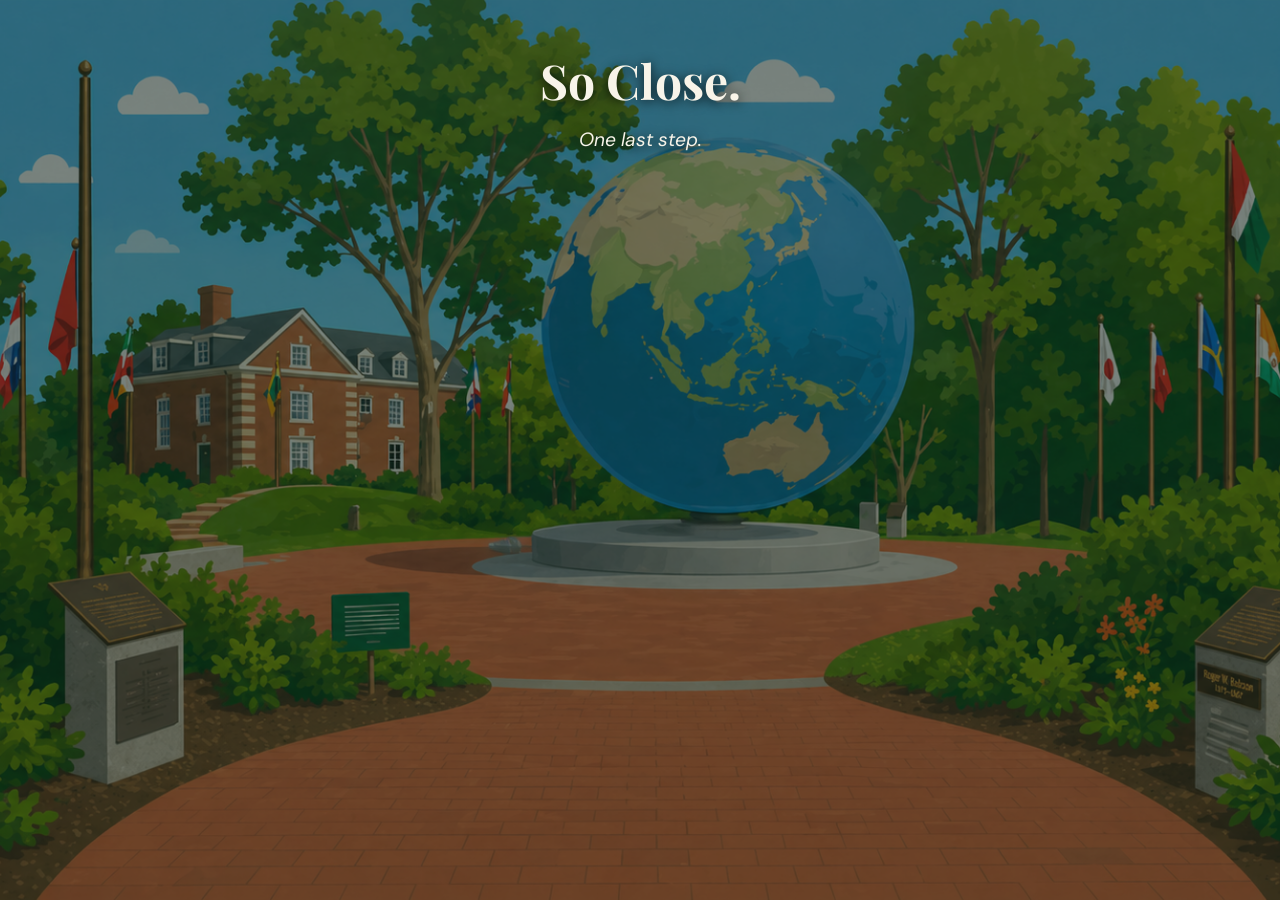
<file: win.html>
<!DOCTYPE html>
<html lang="en">
<head>
  <meta charset="UTF-8" />
  <meta name="viewport" content="width=device-width, initial-scale=1.0" />
  <title>The Statue Returns</title>
  <link rel="stylesheet" href="css/style.css" />
  <style>
    /* ── Phase 1 overlay ── */
    #phase1 {
      position: fixed;
      inset: 0;
      display: flex;
      flex-direction: column;
      align-items: center;
      justify-content: flex-start;
      gap: 12px;
      z-index: 10;
      text-align: center;
      padding: 48px 24px 24px;
    }
    #phase1 h1 {
      font-family: 'Playfair Display', serif;
      color: var(--cream);
      font-size: 3rem;
      margin: 0;
      text-shadow: 0 2px 12px rgba(0,0,0,0.8);
    }
    #phase1 p {
      font-family: 'DM Sans', sans-serif;
      color: var(--cream);
      font-size: 1.2rem;
      font-style: italic;
      margin: 0;
      text-shadow: 0 2px 12px rgba(0,0,0,0.8);
    }

    /* ── White flash overlay ── */
    #flash {
      position: fixed;
      inset: 0;
      background: #fff;
      z-index: 100;
      opacity: 0;
      pointer-events: none;
      transition: opacity 0.4s ease;
    }
    #flash.fade-in  { opacity: 1; pointer-events: all; }
    #flash.fade-out { opacity: 0; pointer-events: none; }

    /* ── Phase 2 panel ── */
    #phase2-panel {
      position: fixed;
      inset: 0;
      display: none;
      align-items: center;
      justify-content: center;
      z-index: 10;
    }
    #phase2-panel.open {
      display: flex;
    }
    #phase2-panel .ui-panel {
      position: static;
      transform: none;
      max-width: 480px;
      width: 90%;
      opacity: 0;
    }
    @keyframes panelFadeIn {
      from { opacity: 0; transform: translateY(12px); }
      to   { opacity: 1; transform: translateY(0); }
    }
    #phase2-panel .ui-panel.visible {
      animation: panelFadeIn 0.8s ease forwards;
    }

    /* ── Gold clue box variant ── */
    .clue-box-gold {
      background: rgba(242,169,0,0.08);
      border-left: 4px solid var(--gold);
      color: var(--cream);
      font-size: 13px;
      padding: 12px;
      margin-top: 12px;
      border-radius: 2px;
      line-height: 1.7;
    }

    /* ── Gold rule ── */
    .gold-rule {
      border: none;
      border-top: 1px solid var(--gold);
      margin: 12px 0 20px;
    }

    /* ── Case label ── */
    .case-label {
      color: var(--gold);
      font-size: 0.75rem;
      font-weight: 700;
      letter-spacing: 3px;
      text-transform: uppercase;
      margin-bottom: 8px;
      font-family: 'DM Sans', sans-serif;
    }

    /* ── Confetti ── */
    @keyframes fall {
      0%   { transform: translateY(-20px) rotate(0deg);   opacity: 1; }
      100% { transform: translateY(110vh) rotate(540deg); opacity: 0.5; }
    }
    .confetti-piece {
      position: fixed;
      z-index: 200;
      pointer-events: none;
      border-radius: 2px;
    }
  </style>
</head>
<body>

  <!-- White flash -->
  <div id="flash"></div>

  <!-- Phase 1: "So Close" — click anywhere to continue -->
  <div id="phase1" onclick="triggerPhase2()" style="cursor:pointer;">
    <h1>So Close.</h1>
    <p>One last step.</p>
  </div>

  <!-- Phase 2: win panel (shown after flash) -->
  <div id="phase2-panel">
    <div class="ui-panel" id="win-panel">
      <p class="case-label">Case Closed</p>
      <h1>The Statue Returns</h1>
      <hr class="gold-rule" />
      <p>You followed every clue, cracked every code, and outsmarted the thief. The Roger Babson statue stands where it belongs.</p>
      <div class="clue-box-gold">
        Roger Babson founded this college in 1919 on one belief — that entrepreneurship could change the world. Today, you proved him right.
      </div>
      <button class="btn" onclick="clearProgress(); window.location.href='index.html';">Play Again</button>
    </div>
  </div>

  <div
    id="bg"
    class="room-container"
    style="background-image: url('assets/images/globenostatue.png'); animation: fadeIn 0.6s ease;"
  ></div>

  <script src="js/game.js"></script>
  <script>
    function triggerPhase2() {
      const flash   = document.getElementById('flash');
      const bg      = document.getElementById('bg');
      const phase1  = document.getElementById('phase1');

      // Flash in
      flash.classList.add('fade-in');

      setTimeout(() => {
        // Swap background
        bg.style.backgroundImage = "url('assets/images/globewithstatue.png')";

        // Flash out
        flash.classList.remove('fade-in');
        flash.classList.add('fade-out');
      }, 400);

      setTimeout(() => {
        // Hide phase 1 content
        phase1.style.display = 'none';

        // Show phase 2 panel
        document.getElementById('phase2-panel').classList.add('open');

        // Reveal win panel after 1.5 s
        setTimeout(() => {
          const panel = document.getElementById('win-panel');
          panel.classList.add('visible');
          spawnConfetti();
        }, 1500);
      }, 800);
    }

    function spawnConfetti() {
      const colors = ['#F2A900','#ffd000','#C8102E','#ff3355','#1B4332','#2d7a52','#F8F4E9','#ffffff'];
      for (let i = 0; i < 60; i++) {
        const el   = document.createElement('div');
        const size = (10 + Math.random() * 10).toFixed(1);
        const dur  = (2   + Math.random() * 3).toFixed(2);
        const del  = (Math.random() * 2.5).toFixed(2);
        el.className = 'confetti-piece';
        el.style.cssText = [
          `width:${size}px`,
          `height:${size}px`,
          `background:${colors[Math.floor(Math.random() * colors.length)]}`,
          `left:${(Math.random() * 100).toFixed(1)}%`,
          `top:-20px`,
          `animation:fall ${dur}s ${del}s linear forwards`,
        ].join(';');
        document.body.appendChild(el);
      }
    }
  </script>
</body>
</html>
</file>
<file: css/style.css>
@import url('https://fonts.googleapis.com/css2?family=Playfair+Display:wght@400;700&family=DM+Sans:wght@400;500;700&family=Permanent+Marker&display=swap');

:root {
  --green: #1B4332;
  --cream: #F8F4E9;
  --red: #C8102E;
  --gold: #F2A900;
  --dark: #0D1F17;
}

*, *::before, *::after {
  box-sizing: border-box;
  margin: 0;
  padding: 0;
}

body {
  background-color: var(--dark);
  font-family: 'DM Sans', sans-serif;
  color: var(--cream);
}

/* ── Room Container ── */

.room-container {
  width: 100vw;
  height: 100vh;
  background-size: cover;
  background-position: center;
  position: relative;
  animation: fadeIn 0.6s ease;
}

.room-container::after {
  content: '';
  position: absolute;
  inset: 0;
  background: rgba(13, 31, 23, 0.55);
  pointer-events: none;
}

/* ── UI Panel ── */

.ui-panel {
  position: absolute;
  top: 50%;
  left: 50%;
  transform: translate(-50%, -50%);
  background: rgba(27, 67, 50, 0.92);
  color: var(--cream);
  border: 2px solid var(--gold);
  padding: 40px;
  max-width: 480px;
  width: 90%;
  border-radius: 4px;
  z-index: 10;
}

/* ── Button ── */

.btn {
  display: inline-block;
  background: var(--gold);
  color: var(--dark);
  font-family: 'DM Sans', sans-serif;
  font-weight: 700;
  font-size: 0.875rem;
  text-transform: uppercase;
  letter-spacing: 2px;
  padding: 14px 32px;
  border: none;
  border-radius: 0;
  cursor: pointer;
  margin-top: 16px;
  text-decoration: none;
  transition: background 0.2s, color 0.2s;
}

.btn:hover {
  background: var(--cream);
  color: var(--gold);
}

/* ── Clue Box ── */

.clue-box {
  background: var(--cream);
  border-left: 4px solid var(--red);
  color: var(--dark);
  font-size: 13px;
  padding: 12px;
  margin-top: 12px;
  border-radius: 2px;
}

/* ── Timer ── */

.timer {
  position: fixed;
  top: 20px;
  right: 20px;
  font-family: monospace;
  color: var(--gold);
  font-size: 1.4rem;
  z-index: 999;
  background: rgba(13, 31, 23, 0.8);
  padding: 8px 16px;
  border: 1px solid var(--gold);
}

/* ── Input Field ── */

.input-field {
  width: 100%;
  padding: 12px;
  background: transparent;
  border: 2px solid var(--gold);
  color: var(--cream);
  font-family: 'DM Sans', sans-serif;
  font-size: 1rem;
  margin-top: 12px;
  outline: none;
}

.input-field::placeholder {
  color: rgba(248, 244, 233, 0.5);
}

/* ── Animations ── */

@keyframes shake {
  0%   { transform: translateX(0); }
  20%  { transform: translateX(-8px); }
  40%  { transform: translateX(8px); }
  60%  { transform: translateX(-8px); }
  80%  { transform: translateX(8px); }
  100% { transform: translateX(0); }
}

@keyframes fadeIn {
  from { opacity: 0; }
  to   { opacity: 1; }
}

@keyframes pulse {
  0%   { transform: scale(1); }
  50%  { transform: scale(1.05); }
  100% { transform: scale(1); }
}

.shake {
  animation: shake 0.4s steps(5, end);
}

/* ── Typography ── */

h1 {
  font-family: 'Playfair Display', serif;
  color: var(--gold);
  margin-bottom: 8px;
}

h2 {
  font-family: 'Playfair Display', serif;
  color: var(--cream);
  margin-bottom: 16px;
}

p {
  line-height: 1.7;
  color: var(--cream);
  margin-bottom: 12px;
}

.error-text {
  color: var(--red);
  font-size: 0.85rem;
  margin-top: 8px;
}

.success-text {
  color: var(--gold);
  font-size: 0.85rem;
  margin-top: 8px;
}

/* ── Text Message Bubble ── */

.text-message {
  background: #1c1c1e;
  border-radius: 18px;
  max-width: 320px;
  margin: 16px auto;
  padding: 16px;
}

.text-message img {
  width: 100%;
  border-radius: 8px;
  margin-top: 8px;
}

.text-message .sender {
  color: var(--gold);
  font-size: 0.8rem;
  font-weight: 700;
  margin-bottom: 4px;
}
</file>
